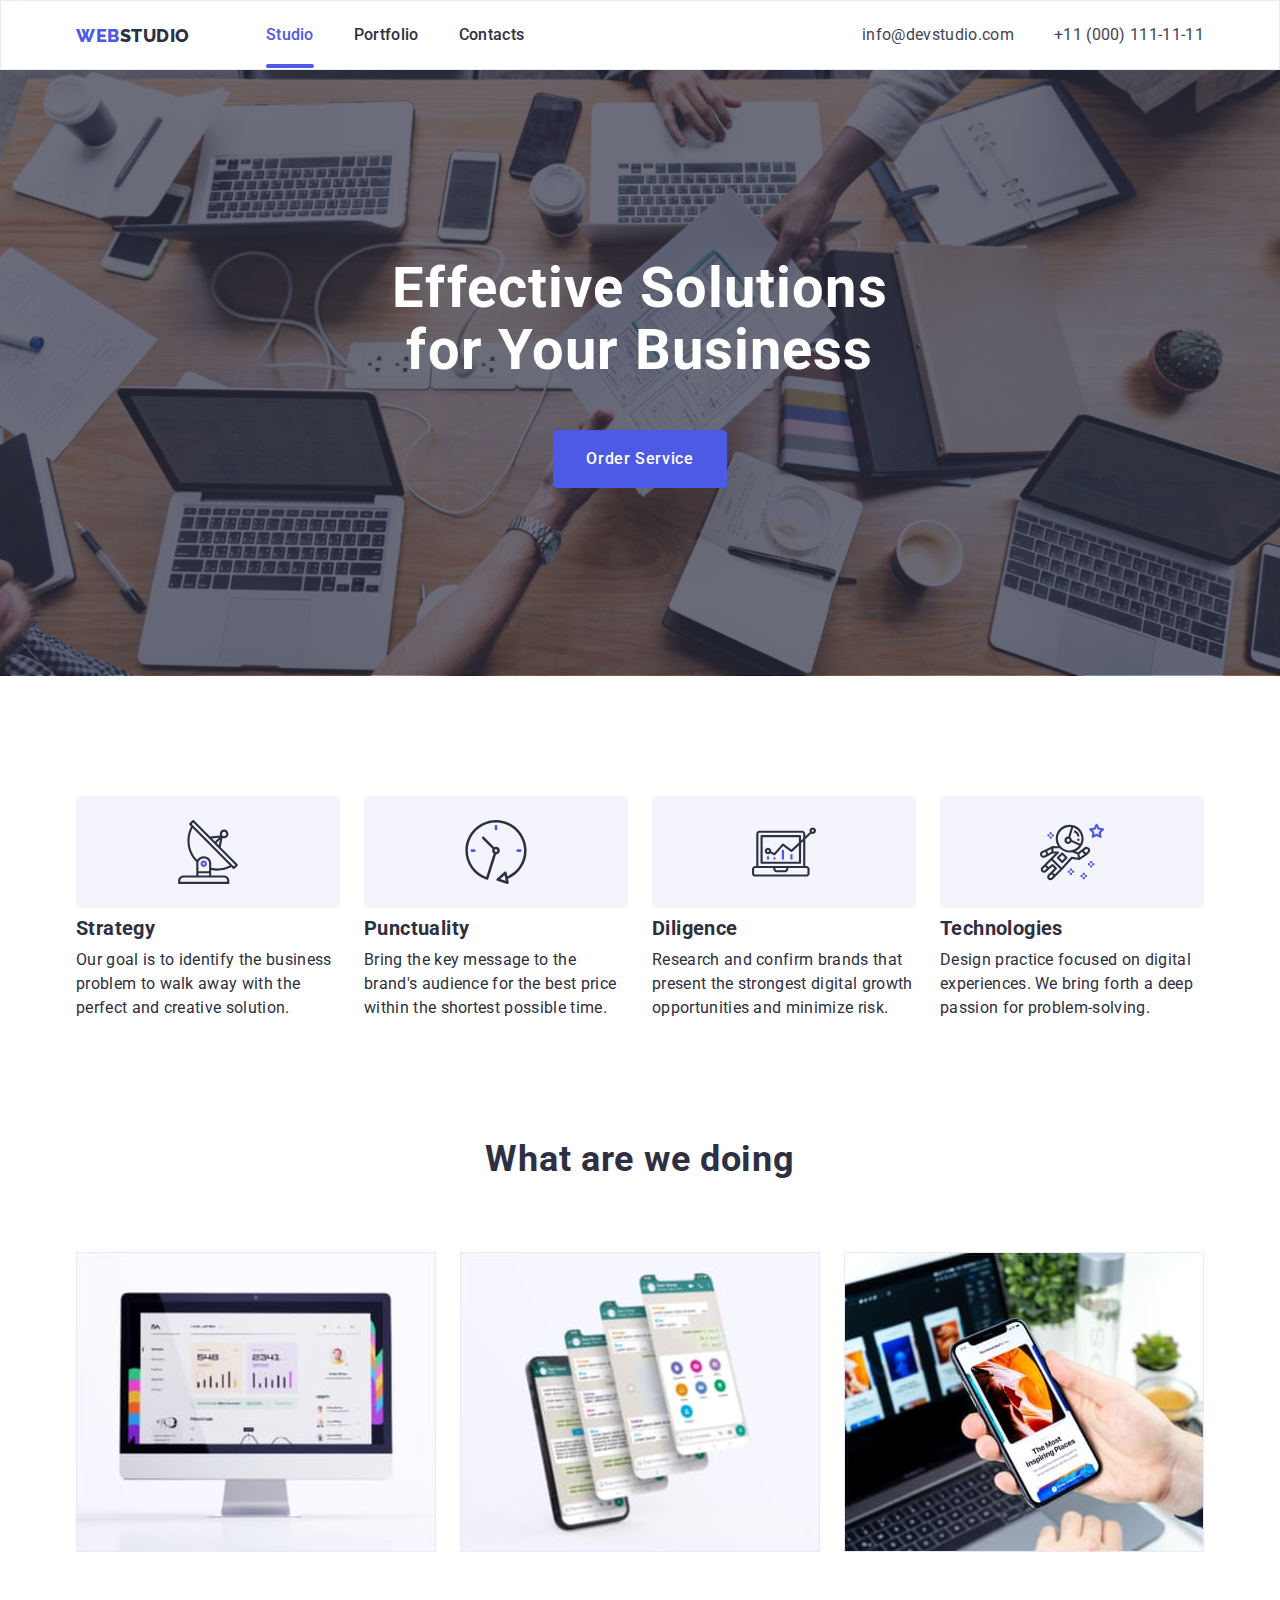
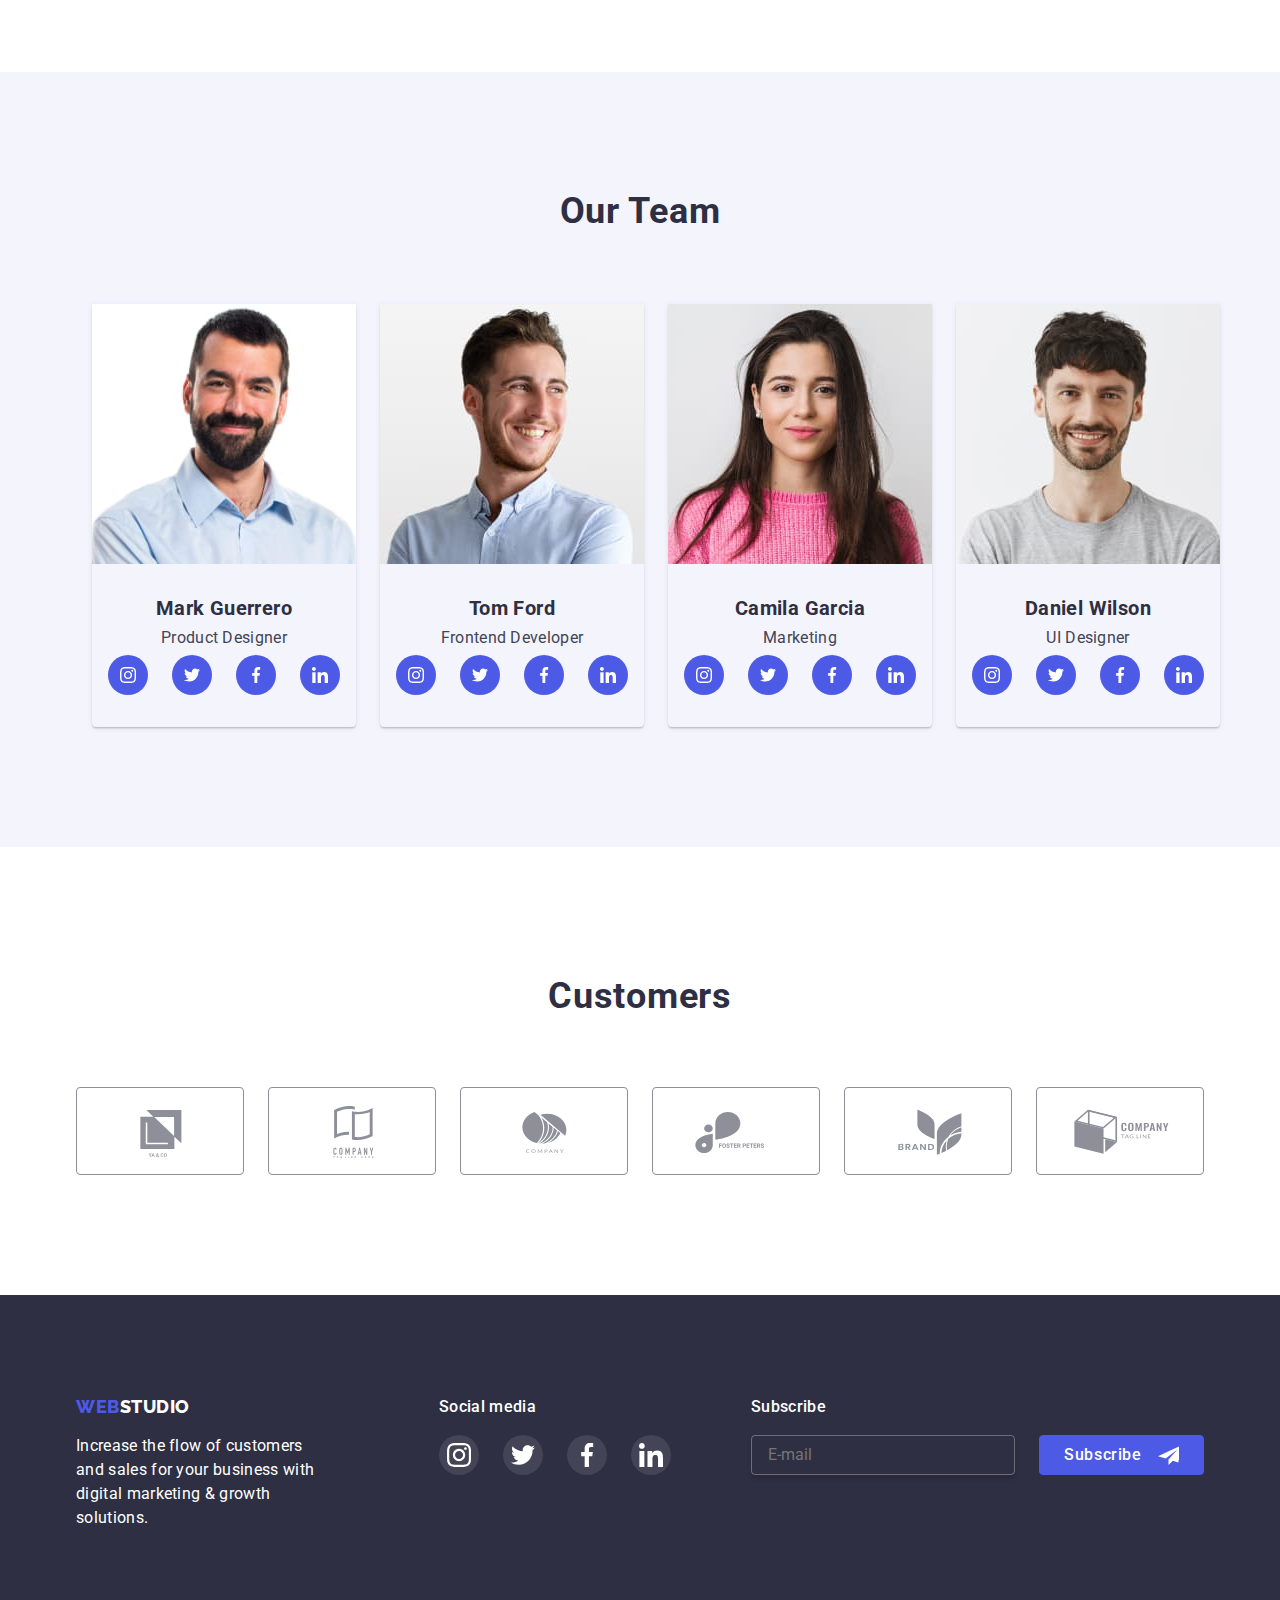
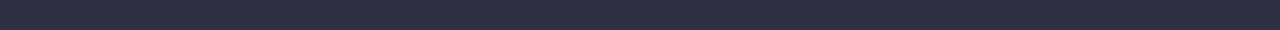
<file: index.html>
<!DOCTYPE html>
<html lang="en">
<head>
    <meta charset="UTF-8">
    <meta http-equiv="X-UA-Compatible" content="IE=edge">
    <meta name="viewport" content="width=device-width, initial-scale=1.0">
    <link rel="preconnect" href="https://fonts.googleapis.com">
    <link rel="preconnect" href="https://fonts.gstatic.com" crossorigin>
    <link href="https://fonts.googleapis.com/css2?family=Raleway:wght@800&family=Roboto:wght@400;500;700&display=swap"
      rel="stylesheet">
      <link rel="stylesheet" href="https://cdnjs.cloudflare.com/ajax/libs/modern-normalize/1.1.0/modern-normalize.min.css">



    <link rel="stylesheet" href="./css/styles.css">
    <title>Document</title>
</head>
<body>
    <header class="header">
     <div class="container header-container">
          <nav class="nav">
            <a class="logo link" href="./index.html">Web<span class="new-logo">Studio</span>
            </a>
            <ul class="header-list">
              <li class="list"><a href="" class="link header-link current">Studio</a> </li>
              <li class="list"><a href="./potfolio.html" class="link header-link ">Portfolio</a></li>
              <li class="list"><a href="" class="link header-link">Contacts</a></li>
            </ul>
        
          </nav>
          <address class="address">
            <ul class="header-list">
              <li class="list"><a href="mailto:info@devstudio.com" class="link adress-link">info@devstudio.com</a></li>
              <li class="list"><a href="tel:+110001111111" class="link adress-link">+11 (000) 111-11-11</a></li>
            </ul>
     </div>
    </address>
    </header>
    <main>
        <section class="hero section">
          <div class="container">
            
              <h1 class="hero-text">Effective Solutions for Your Business</h1>
              <button class="hero-button " type="button" data-modal-open>Order Service</button>
            
          </div>
        </section>
        <section class="about-section section ">
          
          <div class="container">
            
              <h2 class="hide">Про нас</h2>
              <ul class="icons-about-list">
                <li class="icons-about-item">
                  <div class="icons-about-link">
                    <svg class="about-svg">
                      <use href="./images/icons.svg#icon-antenna" width="64" height="64"></use>
                    </svg>
                  </div>
                </li>
                <li class="icons-about-item">
                  <div  class="icons-about-link"  >
                      <svg class="about-svg">
                        <use href="./images/icons.svg#icon-clock" width="64" height="64"></use>
                      </svg>
                  </div>
                </li>
                <li class="icons-about-item">
                  <div  class="icons-about-link">
                    <svg class="about-svg" >
                      <use href="./images/icons.svg#icon-diagram" width="64" height="64""></use>
                    </svg>
                  </div>
                </li>
                <li class="icons-about-item">
                  <div class="icons-about-link">
                    <svg class="about-svg">
                      <use href="./images/icons.svg#icon-astronaut" width="64" height="64"></use>
                    </svg>
                  </div>
                </li>
              </ul>
              <ul class="about-list">
                <li class="list about-list-item">
                  <h3 class="about-list-title">Strategy</h3>
                  <p class="about-list-text">Our goal is to identify the business
                    problem to walk away with the perfect and creative solution. </p>
                </li>
                <li class="list about-list-item">
                  <h3 class="about-list-title">Punctuality</h3>
                  <p class="about-list-text">Bring the key message to the brand's audience for the best price within the shortest
                    possible time.</p>
                </li>
                <li class="list about-list-item">
                  <h3 class="about-list-title">Diligence</h3>
                  <p class="about-list-text">Research and confirm brands that present the strongest digital growth opportunities and
                    minimize risk.</p>
                </li>
                <li class="list about-list-item">
                  <h3 class="about-list-title">Technologies</h3>
                  <p class="about-list-text">Design practice focused on digital experiences. We bring forth a deep passion for
                    problem-solving.</p>
                </li>
            
              </ul>
            
          </div>
        </section>
        <section class="work-section section">
          <div class="container">
            
              <h2 class="work-title">What are we doing</h2>
              <ul class="work-list">
                <li class="work-list-item list">
            
                  <img src="./images/rectangle71.jpg" width="360" alt="монітор" class="work-list-photo">
            
                </li>
                <li class="work-list-item list">
            
                  <img src="./images/rectangle72.jpg" width="360" alt="телефон зі скріншотами" class="work-list-photo">
            
                </li>
                <li class="work-list-item list">
                  <img src="./images/rectangle70.jpg" width="360" alt=" чоловік тримає в руках телефон на фоні монітору"
                    class="work-list-photo">
            
                </li>
              </ul>
          </div>
        </section>
        <section class="our-team section">
          <div class="container">
            <h2 class="team-title">Our Team</h2>
              <ul class="team-list">
                <li class="list team-list-item ">
                  <img src="./images/mark.jpg" width="264" alt="чоловік з бородою" class="team-photo">
                 <div class="team-top">
                  <h3 class="team-name">Mark Guerrero</h3>
                  <p class="team-list-text">Product Designer</p>
                  <ul class="team-list">
                    <li class="list icon-list-item ">
                      <a class="social-link" href="#">
                        <svg class="socials-icon">
                          <use href="./images/icons.svg#icon-instagram" width="16" height="16"  ></use>
                        </svg>
                      </a>
                    </li>
                    <li class="list icon-list-item ">
                      <a class="social-link" href="#">
                        <svg class="socials-icon">
                          <use href="./images/icons.svg#icon-twitter"  width="16" height="16"></use>
                        </svg>
                      </a>
                    </li>
                    <li class="list icon-list-item ">
                      <a class="social-link" href="#">
                        <svg class="socials-icon">
                          <use href="./images/icons.svg#icon-facebook"  width="16" height="16"></use>
                        </svg>
                      </a>
                    </li>
                    <li class="list icon-list-item ">
                      <a class="social-link" href="#">
                        <svg class="socials-icon">
                          <use href="./images/icons.svg#icon-linkedin"  width="16" height="16"></use>
                        </svg>
                      </a>
                    </li>
                  </ul>
                 </div>
                </li>
                <li class="team-list-item list">
                  <img src="./images/tom.jpg" width="264" alt="чоловік посміхається" class="team-photo">
                  <div class="team-top">
                  <h3 class="team-name">Tom Ford</h3>
                  <p class="team-list-text">Frontend Developer</p>
                  <ul class="team-list">
                    <li class="list icon-list-item ">
                      <a class="social-link" href="#">
                        <svg class="socials-icon">
                          <use href="./images/icons.svg#icon-instagram"  width="16" height="16"></use>
                        </svg>
                      </a>
                    </li>
                    <li class="list icon-list-item ">
                      <a class="social-link" href="#">
                        <svg class="socials-icon">
                          <use href="./images/icons.svg#icon-twitter"  width="16" height="16"></use>
                        </svg>
                      </a>
                    </li>
                    <li class="list icon-list-item ">
                      <a class="social-link" href="#">
                        <svg class="socials-icon">
                          <use href="./images/icons.svg#icon-facebook"  width="16" height="16"></use>
                        </svg>
                      </a>
                    </li>
                    <li class="list icon-list-item ">
                      <a class="social-link" href="#">
                        <svg class="socials-icon">
                          <use href="./images/icons.svg#icon-linkedin"  width="16" height="16"></use>
                        </svg>
                      </a>
                    </li>
                  </ul>
                  </div>
                </li>
                <li class="team-list-item list">
                  <img src="./images/camila.jpg" width="264" alt="дівчина посміхається" class="team-photo">
                 <div class="team-top">
                  <h3 class="team-name">Camila Garcia</h3>
                  <p class="team-list-text">Marketing</p>
                  <ul class="team-list">
                    <li class="list icon-list-item ">
                      <a class="social-link" href="#">
                        <svg class="socials-icon">
                          <use href="./images/icons.svg#icon-instagram"  width="16" height="16"></use>
                        </svg>
                      </a>
                    </li>
                    <li class="list icon-list-item ">
                      <a class="social-link" href="#">
                        <svg class="socials-icon">
                          <use href="./images/icons.svg#icon-twitter"  width="16" height="16"></use>
                        </svg>
                      </a>
                    </li>
                    <li class="list icon-list-item ">
                      <a class="social-link" href="#">
                        <svg class="socials-icon">
                          <use href="./images/icons.svg#icon-facebook"  width="16" height="16"></use>
                        </svg>
                      </a>
                    </li>
                    <li class="list icon-list-item ">
                      <a class="social-link" href="#">
                        <svg class="socials-icon">
                          <use href="./images/icons.svg#icon-linkedin"  width="16" height="16"></use>
                        </svg>
                      </a>
                    </li>
                  </ul>
                 </div>
                </li>
                <li class="team-list-item list">
                  <img src="./images/daniel.jpg" width="264" alt="чоловік з бородою посміхається" class="team-photo">
                 <div class="team-top">
                  <h3 class="team-name">Daniel Wilson</h3>
                  <p class="team-list-text">UI Designer</p>
                  <ul class="team-list">
                    <li class="list icon-list-item ">
                      <a class="social-link" href="#">
                        <svg class="socials-icon">
                          <use href="./images/icons.svg#icon-instagram"  width="16" height="16"></use>
                        </svg>
                      </a>
                    </li>
                    <li class="list icon-list-item ">
                      <a class="social-link" href="#">
                        <svg class="socials-icon">
                          <use href="./images/icons.svg#icon-twitter"  width="16" height="16"></use>
                        </svg>
                      </a>
                    </li>
                    <li class="list icon-list-item ">
                      <a class="social-link" href="#">
                        <svg class="socials-icon">
                          <use href="./images/icons.svg#icon-facebook"  width="16" height="16"></use>
                        </svg>
                      </a>
                    </li>
                    <li class="list icon-list-item ">
                      <a class="social-link" href="#">
                        <svg class="socials-icon">
                          <use href="./images/icons.svg#icon-linkedin"  width="16" height="16"></use>
                        </svg>
                      </a>
                    </li>
                  </ul>
                 </div>
                </li>
              </ul>
          </div>
        </section>
        <section class="section customers-section">
          <div class="container">
            <h2 class="customers-text">Customers</h2>
            <ul class="customers-list">
              <li  class="customers-icon-item">
                <a class="customers-link" href="#">
                      <svg class="customers-svg">
                        <use href="./images/icons.svg#icon-company1" width="104" height="56"></use>
                      </svg>
                </a>
              </li>
              <li class="customers-icon-item">
                <a class="customers-link" href="#">
                    <svg class="customers-svg">
                      <use href="./images/icons.svg#icon-company2" width="104" height="56" ></use>
                    </svg>
                </a>
              </li>
              <li class="customers-icon-item">
                <a class="customers-link" href="#">
                    <svg class="customers-svg">
                      <use href="./images/icons.svg#icon-company3" width="104" height="56"></use>
                    </svg>
                </a>
              </li>
              <li class="customers-icon-item">
                <a class="customers-link" href="#">
                    <svg class="customers-svg">
                      <use href="./images/icons.svg#icon-company4" width="104" height="56"></use>
                    </svg>
                </a>
              </li>
              <li class="customers-icon-item">
                <a class="customers-link" href="#">
                    <svg class="customers-svg">
                      <use href="./images/icons.svg#icon-company5" width="104" height="56"></use>
                    </svg>
                </a>
              </li>
              <li class="customers-icon-item">
                <a class="customers-link" href="#">
                    <svg class="customers-svg">
                      <use href="./images/icons.svg#icon-company6" width="104" height="56"></use>
                    </svg>
                </a>
              </li>
            </ul>

          </div>
          

        </section>
    </main>
    <footer class="footer">
        <div class="container footer-container">
          <div class="logo-foot">
            <a class="logo link" href="./index.html">Web<span class="footer-logo">Studio</span>
            </a>
            <p class=" footer-text">Increase the flow of customers and sales for your business with digital marketing & growth
              solutions.</p>
          </div>
          <div class="social-media">
            <p class="social-text">Social media</p>
            <ul class="footer-list">
              <li class="list icon-list-footer ">
                <a class="social-link-footer" href="#">
                  <svg class="socials-footer">
                    <use href="./images/icons.svg#icon-instagram" width="24" height="24" ></use>
                  </svg>
                </a>
              </li>
              <li class="list icon-list-footer ">
                <a class="social-link-footer" href="#">
                  <svg class="socials-footer">
                    <use href="./images/icons.svg#icon-twitter" width="24" height="24"></use>
                  </svg>
                </a>
              </li>
              <li class="list icon-list-footer ">
                <a class="social-link-footer" href="#">
                  <svg class="socials-footer">
                    <use href="./images/icons.svg#icon-facebook" width="24" height="24"></use>
                  </svg>
                </a>
              </li>
              <li class="icon-list-footer ">
                <a class="social-link-footer" href="#">
                  <svg class="socials-footer">
                    <use href="./images/icons.svg#icon-linkedin" width="24" height="24"></use>
                  </svg>
                </a>
              </li>
            </ul>
          </div>
          
            <form class="form-message">
              <label class="label-message" for="email-message">Subscribe
                
              </label>
              <div class="subscribe">
                <input class="input-message" type="email" name="email-message" placeholder="E-mail" />
                <button class="button-message" type="submit">
                  Subscribe
                  <svg class="socials-message">
                    <use href="./images/icons.svg#icon-frame" width="24" height="24"></use>
                  </svg>
                
                </button>
              </div>
            
            
            </form>

         
        

        
    </footer>

    <div class="backdrop is-hidden" data-modal>

      <div class="modal">
        <button class="modal-close" type="button" data-modal-close>
          <svg class="modal-svg">
            <use href="./images/icons.svg#icon-close-black" width="8" height="8"></use>
          </svg>
        </button>


        <form class="form-contact">
          
         

            <b class="modal-title">Leave your contacts and we will call you back</b>
            
            <div class="contact-form">
              <label class="form-label" for="user-name">Name</label>
              <div class="input-box">
                <input class="form-input" type="text" id="user-name" name="user-name" placeholder required
                pattern="^[a-zA-Z]+\s[a-zA-Z]+$" title="Username must be two words separated by space." />
                <svg class="icon-form">
                  <use href="./images/icons.svg#icon-person-black" width="18" height="18"></use>
                </svg>
              </div>
            </div>

              
            <div class="contact-form">
              <label class="form-label" for="phone">Phone</label>
              <div class="input-box">
                <input class="form-input" type="tel" id="phone" name="phone" required 
                minlength="3" />
                <svg class="icon-form-next">
                  <use href="./images/icons.svg#icon-phone-black" width="18" height="24"></use>
                </svg>
              </div>
            </div>

           
            <div class="contact-form">
              <label class="form-label" for="email">Email</label>
             <div class="input-box">
              <input class="form-input" type="email" id="email" name="email" required />
              <svg class="icon-form-next">
                <use href="./images/icons.svg#icon-email-black" width="18" height="24"></use>
              </svg>
             </div>
              
            </div>

              <label for="comment" class="comment-label">
                Comment
              </label>
                <textarea  class="form-comment" name="comment" id="comment" placeholder="Text input"></textarea>
            
              <div class="flex-checkbox">
               
                  
                  <input class="input-checkbox" 
                  type="checkbox" 
                  name="input-checkbox"
                  id="input-checkbox" />
                  <span class="span-check">
                      
                    </span>                
            
                  <label class="label-checkbox" for="input-checkbox">
                  I accept the terms and conditions of the <a href="#">Privacy Policy</a>
                </label>
                  
                
              </div>
            
          
          <button type="submit" class=" form-button">Send</button>
          


        </form>
      </div>

    </div>

    <script src="./js/modal.js"></script>
</body>
</html>
</file>
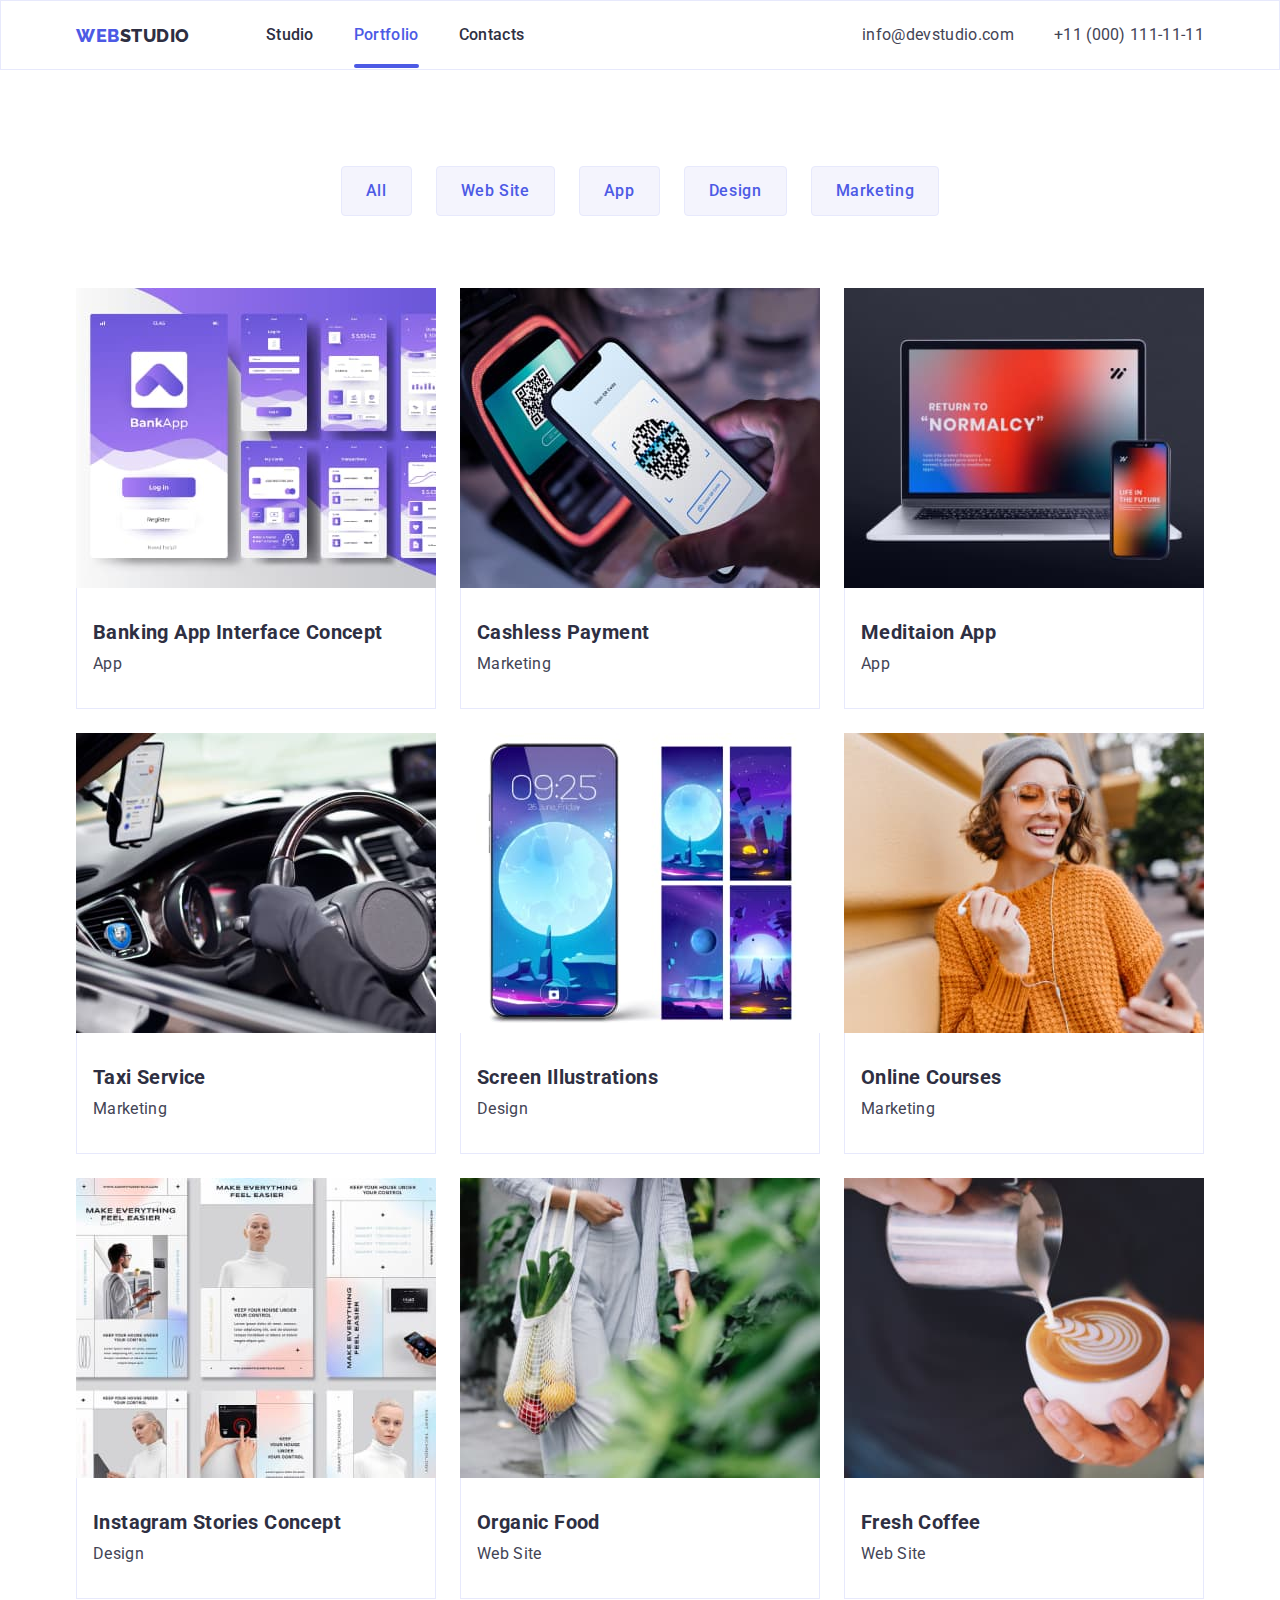
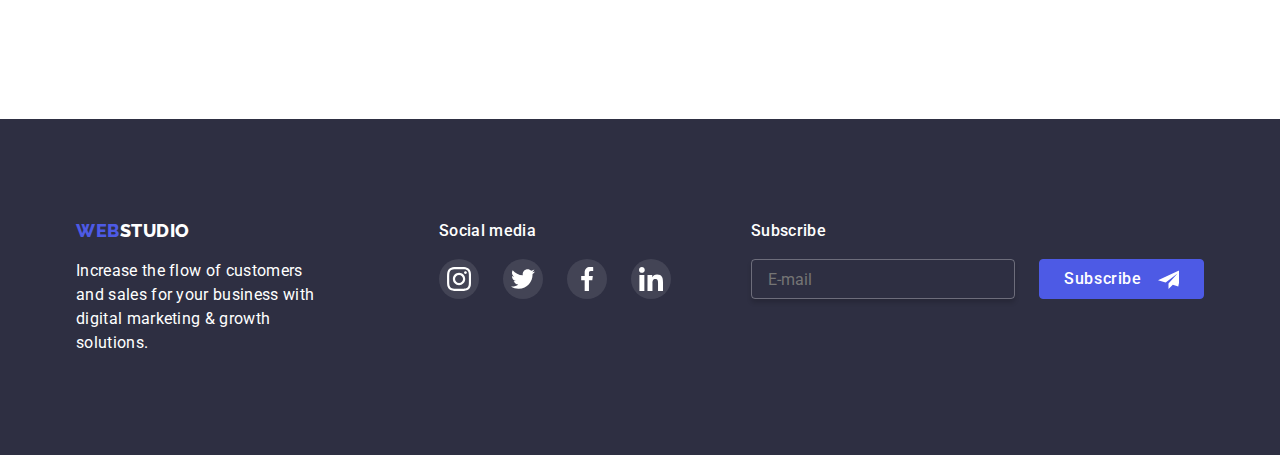
<file: potfolio.html>
<!DOCTYPE html>
<html lang="en">
<head>
    <meta charset="UTF-8">
    <meta http-equiv="X-UA-Compatible" content="IE=edge">
    <meta name="viewport" content="width=device-width, initial-scale=1.0">
    <link rel="preconnect" href="https://fonts.googleapis.com">
    <link rel="preconnect" href="https://fonts.gstatic.com" crossorigin>
    <link href="https://fonts.googleapis.com/css2?family=Raleway:wght@800&family=Roboto:wght@400;500;700&display=swap"
        rel="stylesheet">
    <link rel="stylesheet" href="https://cdnjs.cloudflare.com/ajax/libs/modern-normalize/1.1.0/modern-normalize.min.css">

    <link rel="stylesheet" href="./css/styles.css">
    <title>Document</title>
</head>
<body>
<header class="header">
    <div class="container header-container">
        <nav class="nav">
            <a class="logo link" href="./index.html">Web<span class="new-logo">Studio</span>
            </a>
            <ul class="header-list">
                <li class="list"><a href="./index.html" class="link header-link">Studio</a> </li>
                <li class="list"><a href="./potfolio.html" class="link header-link current">Portfolio</a></li>
                <li class="list"><a href="" class="link header-link">Contacts</a></li>
            </ul>

        </nav>
        <address class="address">
            <ul class="header-list">
                <li class="list"><a href="mailto:info@devstudio.com" class="link adress-link">info@devstudio.com</a>
                </li>
                <li class="list"><a href="tel:+110001111111" class="link adress-link">+11 (000) 111-11-11</a></li>
            </ul>
    </div>
    </address>
</header>
    <main>
       
            <section class="section portfolio-section">
                <div class="container">
                
                    <h1 class="portfolio-title hide">Portfolio</h1>
                    <ul class="porfolio-btn-list list">
                        <li class="portfolio-btn-item">
                            <button type="button" class="portfolio-btn">All</button>
                        </li>
                        <li class="portfolio-btn-item">
                            <button type="button" class="portfolio-btn">Web Site</button>
                        </li>
                        <li class="portfolio-btn-item">
                            <button type="button" class="portfolio-btn">App</button>
                        </li>
                        <li class="portfolio-btn-item">
                            <button type="button" class="portfolio-btn">Design</button>
                        </li>
                        <li class="portfolio-btn-item">
                            <button type="button" class="portfolio-btn">Marketing</button>
                        </li>
                    </ul>
                
            
            
                
                    <ul class="portfolio-cards-list list">
                        <li class="cards-item">
                            <div class="cards-image">
                                <img src="./images/application-menu.jpg" width="360" height="300" alt="application menu" width="380"
                                    class="cards-photo">
                                <div class="cards-description">
                                    <p class="description-text">14 Stylish and User-Friendly App Design Concepts · Task Manager App · Calorie Tracker
                                        App · Exotic Fruit Ecommerce App ·
                                        Cloud Storage App</p>
                                </div>
                            </div>
                                
                            <div class="cards">
                                <h2 class="cards-title">Banking App Interface Concept</h2>
                                <p class="cards-text">App</p>
                            </div>
                        </li>
                    
                        <li class="cards-item">
                           <div class="cards-image">
                            <img src="./images/qr-code.jpg" width="360" height="300" alt="payment using qr-code" width="380" class="cards-photo">
                            <div class="cards-description">
                                <p class="description-text">14 Stylish and User-Friendly App Design Concepts · Task Manager App · Calorie Tracker
                                    App · Exotic Fruit
                                    Ecommerce App ·
                                    Cloud Storage App</p>
                           </div>
                           
                            </div>
                        <div class="cards">
                            <h2 class="cards-title">Cashless Payment</h2>
                            <p class="cards-text">Marketing</p>
                        </div>
                        </li>
                        <li class="cards-item">
                            <div class="cards-image">
                                <img src="./images/computer.jpg" width="360" height="300" alt="computer" width="380" class="cards-photo">
                                <div class="cards-description">
                                    <p class="description-text">14 Stylish and User-Friendly App Design Concepts · Task Manager App · Calorie Tracker
                                        App · Exotic Fruit
                                        Ecommerce App ·
                                        Cloud Storage App</p>
                            </div>
                           
                            </div>
                            <div class="cards">
                            <h2 class="cards-title">Meditaion App</h2>
                            <p class="cards-text">App</p>
                            </div>
                        </li>
                        <li class="cards-item">
                            <div class="cards-image">
                                <img src="./images/interior-car.jpg" width="360" height="300" alt="interior on the car.jpg" width="380"
                                    class="cards-photo">
                                <div class="cards-description">
                                    <p class="description-text"> 14 Stylish and User-Friendly App Design Concepts · Task Manager
                                        App · Calorie Tracker App · Exotic Fruit
                                        Ecommerce App ·
                                        Cloud Storage App</p>
                            </div>
                            
                            </div>
                            <div class="cards">
                            <h2 class="cards-title">Taxi Service</h2>
                            <p class="cards-text">Marketing</p>
                            </div>
                        </li>
                        <li class="cards-item">
                            
                            <div class="cards-image">
                                <img src="./images/screen-phone.jpg" width="360" height="300" alt="screen phone" width="380" class="cards-photo">
                                <div class="cards-description">
                                    <p class="description-text">14 Stylish and User-Friendly App Design Concepts · Task Manager App · Calorie Tracker
                                        App · Exotic Fruit
                                        Ecommerce App ·
                                        Cloud Storage App</p>
                            </div>
                            
                            </div>
                            <div class="cards">
                            <h2 class="cards-title">Screen Illustrations</h2>
                            <p class="cards-text">Design</p>
                            </div>
                        </li>
                        <li class="cards-item">
                            
                            <div class="cards-image">
                                <img src="./images/girl-smile.jpg" width="360" height="300" alt="girl smile" width="380" class="cards-photo">
                                <div class="cards-description">
                                    <p class="description-text">14 Stylish and User-Friendly App Design Concepts · Task Manager App · Calorie Tracker
                                        App · Exotic Fruit
                                        Ecommerce App ·
                                        Cloud Storage App</p>
                                </div>
                            </div>
                            
                            <div class="cards">
                            <h2 class="cards-title">Online Courses</h2>
                            <p class="cards-text">Marketing</p>
                            </div>
                        </li>
                        <li class="cards-item">
                           
                            <div class="cards-image">
                                <img src="./images/story.jpg" width="360" height="300" alt="=story girl in the instagram" width="380"
                                    class="cards-photo">
                                <div class="cards-description">
                                    <p class="description-text">14 Stylish and User-Friendly App Design Concepts · Task Manager App · Calorie Tracker
                                        App · Exotic Fruit
                                        Ecommerce App ·
                                        Cloud Storage App</p>
                                </div>
                            </div>
                            
                            <div class="cards">
                            <h2 class="cards-title">Instagram Stories Concept</h2>
                            <p class="cards-text">Design</p>
                            </div>
                        </li>
                        <li class="cards-item">
                            
                            <div class="cards-image">
                                <img src="./images/products.jpg" width="360" height="300" alt="a girl who carries groceries" width="380"
                                    class="cards-photo">
                                <div class="cards-description">
                                    <p class="description-text">14 Stylish and User-Friendly App Design Concepts · Task Manager App · Calorie Tracker
                                        App · Exotic Fruit
                                        Ecommerce App ·
                                        Cloud Storage App</p>
                                </div>
                            
                            </div>
                            <div class="cards">
                            <h2 class="cards-title">Organic Food</h2>
                            <p class="cards-text">Web Site</p>
                            </div>
                        </li>
                        <li class="cards-item">
                            <div class="cards-image">
                                <img src="./images/coffe.jpg" width="360" height="300" alt="barista pours coffee" width="380" class="cards-photo">
                                <div class="cards-description">
                                    <p class="description-text"> 14 Stylish and User-Friendly App Design Concepts · Task Manager App · Calorie Tracker
                                        App · Exotic Fruit
                                        Ecommerce App ·
                                        Cloud Storage App</p>
                                </div>
                            </div>
                            
                            <div class="cards">
                            <h2 class="cards-title">Fresh Coffee</h2>
                            <p class="cards-text">Web Site</p>
                            </div>
                        </li>
                    
                    </ul>
            
                </div>
            </section>
       
    </main>
    <footer class="footer">
        <div class="container footer-container">
            <div class="logo-foot">
                <a class="logo link" href="./index.html">Web<span class="footer-logo">Studio</span>
                </a>
                <p class=" footer-text">Increase the flow of customers and sales for your business with digital marketing &
                    growth
                    solutions.</p>
            </div>
            <div class="social-media">
                <p class="social-text">Social media</p>
                <ul class="footer-list">
                    <li class="list icon-list-footer ">
                        <a class="social-link-footer" href="#">
                            <svg class="socials-footer">
                                <use href="./images/icons.svg#icon-instagram" width="24" height="24"></use>
                            </svg>
                        </a>
                    </li>
                    <li class="list icon-list-footer ">
                        <a class="social-link-footer" href="#">
                            <svg class="socials-footer">
                                <use href="./images/icons.svg#icon-twitter" width="24" height="24"></use>
                            </svg>
                        </a>
                    </li>
                    <li class="list icon-list-footer ">
                        <a class="social-link-footer" href="#">
                            <svg class="socials-footer">
                                <use href="./images/icons.svg#icon-facebook" width="24" height="24"></use>
                            </svg>
                        </a>
                    </li>
                    <li class="icon-list-footer ">
                        <a class="social-link-footer" href="#">
                            <svg class="socials-footer">
                                <use href="./images/icons.svg#icon-linkedin" width="24" height="24"></use>
                            </svg>
                        </a>
                    </li>
                </ul>
            </div>
    
            <form class="form-message">
                <label class="label-message" for="email-message">Subscribe
    
                </label>
                <div class="subscribe">
                    <input class="input-message" type="email" name="email-message" placeholder="E-mail" />
                    <button class="button-message" type="submit">
                        Subscribe
                        <svg class="socials-message">
                            <use href="./images/icons.svg#icon-frame" width="24" height="24"></use>
                        </svg>
    
                    </button>
                </div>
    
    
            </form>
    
    
    
    
    
    </footer>
    
</body>
</html>
</file>
<file: css/styles.css>
:root {
    --raleway: 'Raleway', sans-serif;
    --c-blue: #4D5AE5;
    --c-black: #2E2F42;
    --c-gray: #434455;
    --c-white: #FFFFFF;
    --bgr-white: #FFFFFF;
    --bgr-gray: #434455;
    --bgr-light-blue: #F4F4FD;
    --bgr-blue2: #404BBF;
    --bgr-blue: #4D5AE5;
    --c-border: #6495ed;
    --c-prtf-border: #E7E9FC;
    --bgr-black: #2E2F42;
    --border-c-icon: #8E8F99;
    --c-green-icon: #31D0AA;
    --c-checkbox-text: #757575;

    --transition: 250ms cubic-bezier(0.4, 0, 0.2, 1);



}

.list {
    list-style: none;
    text-decoration: none;

}

.link {

    text-decoration: none;
    font-family: 'Roboto';

}

h1,
h2,
h3,
p,
ul {
    margin: 0;
    padding: 0;
}

ul {
    list-style: none;
}



body {

    font-family: 'Roboto',
        sans-serif;
    color: var(--c-black);

}

.container {
    width: 1158px;
    margin-left: auto;
    margin-right: auto;
    padding-left: 15px;
    padding-right: 15px;

}

.header-container {
    display: flex;


}

.section {


    padding-bottom: 120px;
    padding-top: 120px;

}

.section-border {
    border-bottom: 1px solid var(--c-border);

}

.nav {
    display: flex;
    flex-grow: 1;
    align-items: center;
    gap: 76px;
}

.new-logo {
    color: var(--c-black);
}

.logo {
    font-family: var(--raleway);
    font-style: normal;
    font-weight: 800;
    font-size: 18px;
    line-height: 1.3;
    color: var(--c-blue);
    letter-spacing: 0.03em;
    text-transform: uppercase;


}


.header-list {
    position: relative;

    display: flex;
    padding: 24px 0;
    gap: 40px;


}

.header {
    border: 1px solid var(--c-prtf-border);
}


.header-link {
    position: relative;
    padding: 24px 0;


    font-weight: 500;
    font-size: 16px;
    line-height: 1.28;
    letter-spacing: 0.02em;
    color: var(--c-black);
    transition: color var(--transition);


}

.current {
    color: var(--c-blue);
}

.header-link.current::after {
    position: absolute;
    bottom: 0;



    content: '';
    display: block;
    height: 4px;
    width: 100%;
    background-color: currentColor;
    border-radius: 2px;

}


.header-link:hover,
.header-link:focus {
    color: var(--c-blue);


}












.address {}

.adress-link {
    font-style: normal;
    font-size: 16px;
    line-height: 1.28;
    letter-spacing: 0.02em;
    color: var(--c-gray);
    transition: color var(--transition);

}

.adress-link:hover,
.adress-link:focus {
    color: var(--c-blue);


}






/* --------------Hero------------------------ */







.hero {





    max-width: 1440px;
    padding-bottom: 188px;
    padding-top: 188px;
    margin: 0 auto;
    background-image: linear-gradient(0deg,
            rgba(46, 47, 66, 0.7),
            rgba(46, 47, 66, 0.7)),
        url(../images/people-office.jpg);

    background-repeat: no-repeat;
    background-position: center;
    background-size: cover;


}


.hero-text {
    max-width: 496px;
    margin: 0 auto;
    text-align: center;
    margin-bottom: 48px;




    font-size: 56px;
    line-height: 1.1;
    letter-spacing: 0.02em;
    color: var(--c-white)
}

.hero-button {




    display: block;
    padding: 16px 32px;
    margin: 0 auto;



    font-family: 'Roboto';
    font-size: 16px;
    font-weight: 500;
    line-height: 1.5;
    letter-spacing: 0.04em;
    cursor: pointer;
    background-color: var(--c-blue);
    color: var(--c-white);
    border: 1px solid var(--bgr-blue);
    border-radius: 4px;
    transition: background-color var(--transition), box-shadow var(--transition);


}


.hero-button:hover,
.hero-button:focus {
    background-color: var(--bgr-blue2);
    box-shadow: 0px 4px 4px rgba(0, 0, 0, 0.15);


}






/* -----------------About-section--------------------- */





.about-section {
    padding-bottom: 0;


    font-size: 20px;
    line-height: 1.2;
    color: var(--c-black)
}

.hide {
    position: absolute;
    width: 1px;
    height: 1px;
    margin: -1px;
    border: 0;
    padding: 0;
    white-space: nowrap;
    clip-path: inset(100%);
    clip: rect(0 0 0 0);
    overflow: hidden;
}
.icons-about-list {
    display: flex;

    gap: 24px;

}

.about-list {
    display: flex;

    gap: 24px;
}

.icons-about-item {
    display: flex;
    justify-content: center;
    align-items: center;
    width: 264px;
    height: 112px;

    border-radius: 4px;
    background-color: var(--bgr-light-blue);
}




.icons-about-link {
    display: flex;
    align-items: center;
    justify-content: center;

    width: 100%;
    height: 100%;

}

.about-svg {
    display: block;
    width: 64px;
    height: 64px;

}


.about-list-item {
    flex-basis: calc((100% - 72px) / 4);
}

.about-list-title {
    margin-bottom: 8px;
    margin-top: 8px;




    font-size: 20px;
    line-height: 1.2;
    letter-spacing: 0.02em;
    color: var(--c-black);
}

.about-list-text {




    font-size: 16px;
    line-height: 1.5;
    letter-spacing: 0.02em;
    color: var(--c-black)
}

/* -------work-section-------------- */
.work-section {}




.work-title {
    margin-bottom: 72px;
    display: block;
    text-align: center;



    font-size: 36px;
    line-height: 1.11;
    letter-spacing: 0.02em;
    color: var(--c-black)
}

.work-list {
    display: flex;
    gap: 24px;

}

.work-list-item {

    flex-basis: calc((100% - 48px) / 3);


}

.work-list-photo {
    display: block;
    max-width: 100%;
    height: auto;
}


/* ----------------------our-team-------------------- */






.our-team {
    background-color: var(--bgr-light-blue)
}


.team-title {
    text-align: center;
    margin-left: auto;
    margin-right: auto;
    margin-bottom: 72px;


    font-size: 36px;
    line-height: 1.11;
    letter-spacing: 0.02em;
    color: var(--c-black)
}

.team-list {
    display: flex;
    gap: 24px;
    padding-left: 16px;
    padding-right: 16px;





}

.team-list-item {
    display: flex;
    flex-direction: column;
    justify-content: center;
    align-items: center;



    box-shadow: 0px 1px 6px rgba(46, 47, 66, 0.08), 0px 1px 1px rgba(46, 47, 66, 0.16), 0px 2px 1px rgba(46, 47, 66, 0.08);
    border-radius: 0px 0px 4px 4px;
}

.icon-list-item {
    display: flex;
    justify-content: center;
    align-items: center;

    border-radius: 50%;
    background-color: var(--c-blue);
    width: 40px;
    height: 40px;

}

.social-link:hover,
.social-link:focus {
    background-color: var(--bgr-blue2);

}




.team-photo {}

.team-top {
    text-align: center;
    padding-top: 32px;
    padding-bottom: 32px;
}

.team-name {
    margin-bottom: 8px;


    font-size: 20px;
    line-height: 1.2;
    letter-spacing: 0.02em;
    color: var(--c-black);
}

.team-list-text {
    margin-bottom: 8px;


    font-size: 16px;
    line-height: 1.2;
    letter-spacing: 0.02em;
    color: var(--c-gray);
}

.socials-icon {
    width: 16px;
    height: 16px;
    fill: currentColor;
    display: block;



}

.social-link {
    color: var(--c-white);
    display: flex;
    align-items: center;
    justify-content: center;

    border-radius: 50%;
    width: 100%;
    height: 100%;
    transition: background-color var(--transition);

}

.icon-list-social {
    flex-basis: calc((100% - 72px) / 4);
    text-align: center;
    border-radius: 50%;
    background-color: var(--bgr-gray);




}

/*----------Customers-----------------------------
-------------------------------------------------- */

.customers-section {
    padding-top: 130px;
}

.customers-list {
    display: flex;
    justify-content: center;
    align-items: center;
    gap: 24px;
    margin-top: 70px;


}

.customers-link {
    color: var(--border-c-icon);
    display: flex;
    justify-content: center;
    align-items: center;
    width: 100%;
    height: 100%;
    border: 1px solid var(--border-c-icon);
    border-radius: 4px;
    transition: border var(--transition), color var(--transition);

}

.customers-link:hover,
.customers-link:focus {
    border: 1px solid var(--bgr-blue2);
    color: var(--bgr-blue2);

}

.customers-icon-item {
    width: 168px;
    height: 88px;

}

.customers-text {
    font-weight: 700;
    font-size: 36px;
    line-height: 1.11;
    text-align: center;
        letter-spacing: 0.02em;
    
        color: var(--bgr-black);
        display: block;
        margin-left: auto;
        margin-right: auto;
    }
    
    .customers-svg {
        fill: currentColor;
        display: block;
        width: 104px;
        height: 56px;
    
    
    }
    
    
    
    /* --------------------------FOOTER--------------------- */
    
    
    .footer {
        background-color: var(--bgr-black);
    
    
        padding-top: 100px;
        padding-bottom: 100px;
    }
    
    .footer-container {
        position: relative;
        display: flex;
    }
    
    
    
    
    .footer-logo {
    
    
    
        font-size: 18px;
        line-height: 1.16;
        letter-spacing: 0.03em;
        color: var(--c-white)
    }
    
    .footer-text {
    
        max-width: 264px;
        margin-top: 16px;
    
        font-size: 16px;
        line-height: 1.5;
        letter-spacing: 0.02em;
        color: var(--c-white)
    }
    
    .footer-list {
        display: flex;
        gap: 24px;
    
    }
    
    
    
    
    .socials-footer {
        width: 24px;
        height: 24px;
        fill: currentColor;
        display: block;
    
    
    }
    
    .social-media {
        margin-left: 120px;
    }
    
    .social-link-footer {
    
        color: var(--c-white);
        display: flex;
        justify-content: center;
        align-items: center;
        border-radius: 50%;
        width: 100%;
        height: 100%;
        transition: background-color var(--transition);
    }
    
    .social-text {
        margin-bottom: 16px;
    
    
        font-weight: 500;
        font-size: 16px;
        line-height: 1.5;
        letter-spacing: 0.02em;
    
        color: var(--c-white)
    }
    
    .icon-list-footer {
        display: flex;
        align-items: center;
        justify-content: center;
    
        border-radius: 50%;
        background-color: var(--bgr-gray);
    
        width: 40px;
        height: 40px;
    
    }
    
    .social-link-footer:hover,
    .social-link-footer:focus {
        background-color: var(--c-green-icon);
    
    }
    
    
    .logo-link {
        display: block;
        height: 22px;
    }
    .form-message{
        display: block;
        margin-left: 80px;
       
    }

    .label-message{
        display: block;
        margin-bottom: 16px;
       

        font-weight: 500;
        font-size: 16px;
        line-height: 1.5;
        letter-spacing: 0.02em;
        color: var(--c-white);
        
            
    }
    .subscribe{
        display: flex;
        align-items: center;
        justify-content: center;
        gap: 24px;
    }
    .input-message{
        outline: none;
        width: 264px;
        height: 40px;
        padding: 8px 16px;
        border: currentColor;
        color: var(--c-white);
        border: 1px solid rgba(255, 255, 255, 0.3);
            box-shadow: 0px 4px 4px rgba(0, 0, 0, 0.15);
            border-radius: 4px;
            background-color: transparent;
            transition: border var(--transition);
    }
    .input-message:focus{
        border: 1px solid var(--bgr-blue);

    }
   


   
    .button-message{
        outline: none;
        display: flex;
        justify-content: center;
        align-items: center;
        gap: 16px;
        
        
        width: 165px;
        height: 40px;
        
        padding: 8px 24px;
        cursor: pointer;




        font-weight: 500;
        font-size: 16px;
        line-height: 1.5;
        letter-spacing: 0.04em;
        border-radius: 4px;
        color: var(--c-white);
        border: 1px solid var(--bgr-blue);
        background-color: var(--bgr-blue);
        border-radius: 4px;

        transition: background-color var(--transition), box-shadow var(--transition);   
    }

    .button-message:hover,
    .button-message:focus{
        background-color: var(--bgr-blue2);
        box-shadow: 0px 4px 4px rgba(0, 0, 0, 0.15);
    }
  



    .socials-message{
        
        width: 24px;
        height: 24px;
            fill: currentColor;
        
    }
    
    
    /* ----------------------PORTFOLIO----------------------------------
     */
    
    
    .portfolio-title {}
    
    .porfolio-btn-list {
        display: flex;
        justify-content: center;
        margin-bottom: 72px;
        gap: 24px;
    
    
    }
    
    .portfolio-section {
        padding-top: 96px;
    }
    
    
    .portfolio-btn-item {
    
        transition: color var(--transition),
            background-color var(--transition),
            box-shadow var(--transition);
    }
    
    
    
    .portfolio-btn-item:hover,
    .portfolio-btn-item:focus {
        box-shadow: 0px 3px 1px rgba(0, 0, 0, 0.1),
            0px 2px 1px rgba(0, 0, 0, 0.08),
            0px 2px 2px rgba(0, 0, 0, 0.12);
    
    
    }
    
    .portfolio-btn {
    
        padding: 12px 24px;
        text-align: center;
    
    
    
    
        font-family: 'Roboto';
        border: 1px solid #E7E9FC;
        border-radius: 4px;
        font-weight: 500;
        font-size: 16px;
        line-height: 1.5;
        letter-spacing: 0.04em;
        color: var(--c-blue);
        cursor: pointer;
        background: var(--bgr-light-blue);
        transition: color var(--transition),
            background-color var(--transition),
            box-shadow var(--transition);
    }
    
    
    
    .portfolio-btn:hover,
    .portfolio-btn:focus {
    
        color: var(--c-white);
        box-shadow: 0px 3px 1px rgba(0, 0, 0, 0.1), 0px 2px 1px rgba(0, 0, 0, 0.08), 0px 2px 2px rgba(0, 0, 0, 0.12);
        background: var(--bgr-blue);
    
    
    }
    
    
    .portfolio-cards-list {
    
        display: flex;
        justify-content: center;
        gap: 24px;
        flex-wrap: wrap;
    
    }
    
    .cards-item {
    
        flex-basis: calc((100% - 48px) / 3);
        cursor: pointer;
        transition: box-shadow var(--transition);
    
    
    
    }
    
    .cards-item:hover {
    
        box-shadow: 0px 1px 6px rgba(46, 47, 66, 0.08), 0px 1px 1px rgba(46, 47, 66, 0.16), 0px 2px 1px rgba(46, 47, 66, 0.08);
    
    }
    .cards-photo:focus {
    
            box-shadow: 0px 1px 6px rgba(46, 47, 66, 0.08), 0px 1px 1px rgba(46, 47, 66, 0.16), 0px 2px 1px rgba(46, 47, 66, 0.08);
    
        }
    
    .cards {
        padding-top: 32px;
        padding-bottom: 32px;
        padding-left: 16px;
        border-bottom: 1px solid var(--c-prtf-border);
        border-left: 1px solid var(--c-prtf-border);
        border-right: 1px solid var(--c-prtf-border);
    
    
    }
    
    
    .cards-photo {
    
        display: block;
        height: auto;
        transition: box-shodow var(--transition);
    }
    
    .cards-image {
        position: relative;
        overflow: hidden;
    }
    
    
    .cards-description {
        position: absolute;
        top: 0;
        left: 0;
        width: 100%;
        height: 100%;
        transform: translateY(100%);
    
    
        width: 360px;
        height: 300px;
        text-align: center;
        padding-top: 40px;
        padding-left: 32px;
        padding-right: 32px;
        transition-property: (transform, transition-duration, transition-timing-function);
            transition: transform var(--transition);
            background-color: var(--bgr-blue);
        }
        
        .cards-item:hover .cards-description {
            transform: translateY(0);
        
        }
        
        .description-text {
            font-weight: 400;
            font-size: 16px;
            line-height: 1.5;
            letter-spacing: 0.02em;
            color: var(--c-white);
        
        }
        
        
        
        
        .cards-title {
        
            margin-bottom: 8px;
        
        
        
        
        
            font-size: 20px;
            line-height: 1.2;
            letter-spacing: 0.02em;
            color: var(--c-black)
        }
        
        .cards-text {
            margin: 0 auto;
        
        
        
        
        
            font-size: 16px;
            line-height: 1.5;
            letter-spacing: 0.02em;
            color: var(--c-gray);
        }
        
        
        .backdrop {
            position: fixed;
            top: 0;
            left: 0;
            display: flex;
            justify-content: center;
            align-items: center;
            padding: 20px 0;
            width: 100%;
            height: 100%;
            transition: transform var(--transition),
                opacity var(--transition), visibility var(--transition),
                backgrund-color var(--transition);
            background-color: rgba(46, 47, 66, 0.4);
        
        }
        
        .modal {
            position: relative;
            width: 100%;
            height: 100%;
            max-width: 408px;
            max-height: 584px;
            box-shadow: 0px 1px 1px rgba(0, 0, 0, 0.14), 0px 1px 3px rgba(0, 0, 0, 0.12), 0px 2px 1px rgba(0, 0, 0, 0.2);
        
            transition: transform var(--transition),
                opacity var(--transition), visibility var(--transition),
                backgrund-color var(--transition);
        
            border-radius: 4px;
            background-color: var(--bgr-white);
        }
        
        .modal-close {
            position: absolute;
            top: 24px;
            right: 24px;
            width: 24px;
            height: 24px;
        
            display: flex;
            align-items: center;
            justify-content: center;
            border-radius: 50%;
            background-color: var(--c-prtf-border);
            transition: transform var(--transition),
                opacity var(--transition), visibility var(--transition),
                backgrund-color var(--transition);
        
            border: 1px solid rgba(0, 0, 0, 0.1);
        
        }
        
        .modal-close:hover {
            cursor: pointer;
            background-color: var(--bgr-blue);
            fill: var(--c-white);
        
        }
        
        .modal-svg {
            position: absolute;
            
            top: 50%;
            left: 50%;
            transform: translate(-50%, -50%);
            width: 8px;
            height: 8px;
        
           
            transition: fill var(--transition);
        }
       
        .backdrop.is-hidden .modal {
            transform: scale(0);
                }
        
        
        
        .backdrop.is-hidden {
            opacity: 0;
            visibility: hidden;
        
            pointer-events: none;
        }

    .form-contact{
        padding: 72px 24px 24px 24px;
    }




    .modal-title{
        display: block;
        font-weight: 500;
        font-size: 16px;
        line-height: 1.5;
        text-align: center;
        letter-spacing: 0.02em;
        margin-bottom: 16px;
            
        }
   

    .form-contact{

        font-weight: 400;
            font-size: 12px;
            line-height: 1.16;
            letter-spacing: 0.04em;
        
           
    }
    .contact-form{
        position: relative;
        margin-bottom: 8px;
       

    }
        .form-input {
            outline: none;
            position: relative;
    
    
            width: 100%;
            border-radius: 4px;
            height: 40px;
            padding-left: 38px;
            border: 1px solid rgba(33, 33, 33, 0.2);
            border-radius: 4px;
            transition: border var(--transition);
    
        }
    
        .icon-form {
            position: absolute;
            top: 11px;
            left: 16px;
    
            width: 18px;
            height: 18px;
            fill: var(--c-black);
            transition: fill var(--transition);
        }
    
    
        .form-input:focus {
            border: 1px solid var(--bgr-blue);
        }
    
    
        .form-input:focus+.icon-form {
    
            fill: var(--bgr-blue);
        }
   
    .form-label {
        
        font-weight: 400;
        font-size: 12px;
        line-height: 1.16;
        letter-spacing: 0.04em;
        
        
        display: block;
        margin-bottom: 4px;
        color: var(--border-c-icon);

        
       
    }
    .input-box{
        position: relative;
    }

    
       
    
   
    
    .email {}

    .icon-form-next{
    position: absolute;
    top: 8px;
    left: 16px;
    width: 18px;
    height: 24px;


    fill: var(--c-black);
    transition: fill var(--transition);
    }

    .form-input:focus+.icon-form-next {
    
        fill: var(--bgr-blue);
    }

    .comment-label{
            
            font-size: 12px;
            line-height: 1.17px;
            letter-spacing: 0.01em;
            color: var(--c-checkbox-text);
    }
   
    .form-comment{
        outline: none;
        margin-top: 4px;
        width: 100%;
        border-radius: 4px;
        resize: none;
        height: 120px;
        border-radius: 4px;
        padding: 8px 16px;
        border: 1px solid rgba(33, 33, 33, 0.2);
        transition: border var(--transition);
        

    }
    .form-comment:focus{
        border: 1px solid var(--bgr-blue);
    }
    
    
    .input-checkbox{
       
        appearance: none;
        position: absolute;
        width: 0;
        height: 0;
    }
   

    .span-check{
        
    position: absolute;
    top: 0;
    left: 0;
     width: 16px;
     height: 16px;
    border: 1.25px solid var(--bgr-black);
    border-radius: 2px;
    transition: background-image var(--transition),
        background-color var(--transition),
        background-repeat var(--transition), 
        background-position var(--transition), 
        border-color var(--transition);
    }
    .input-checkbox:checked + .span-check{
        background-image: url(../images/click-checkbox.svg);
        background-color: var(--bgr-blue);
        background-repeat: no-repeat;
        background-position: 50% 50%;
        border-color: transparent;
    }


    

    .label-checkbox{
        position: relative;
        padding-left: 24px;
    }
    .flex-checkbox{
        position: relative;
        display: flex;
        margin-top: 16px;
        

    }
    .form-button{
    outline: none;
    display: block;
    margin: 0 auto;
    margin-top: 24px;
    cursor: pointer;



            font-weight: 500;
            font-size: 16px;
            line-height: 1.5;
            letter-spacing: 0.04em;
            cursor: pointer;

            
        width: 159px;
        height: 56px;
        background-color: var(--c-blue);
        color: var(--c-white);
        border: 1px solid var(--bgr-blue);
        border-radius: 4px;
        transition: background-color var(--transition), box-shadow var(--transition);
    }

    .form-button:hover,
    .form-button:focus {
        background-color: var(--bgr-blue2);
        box-shadow: 0px 4px 4px rgba(0, 0, 0, 0.15);
    
    }
</file>
